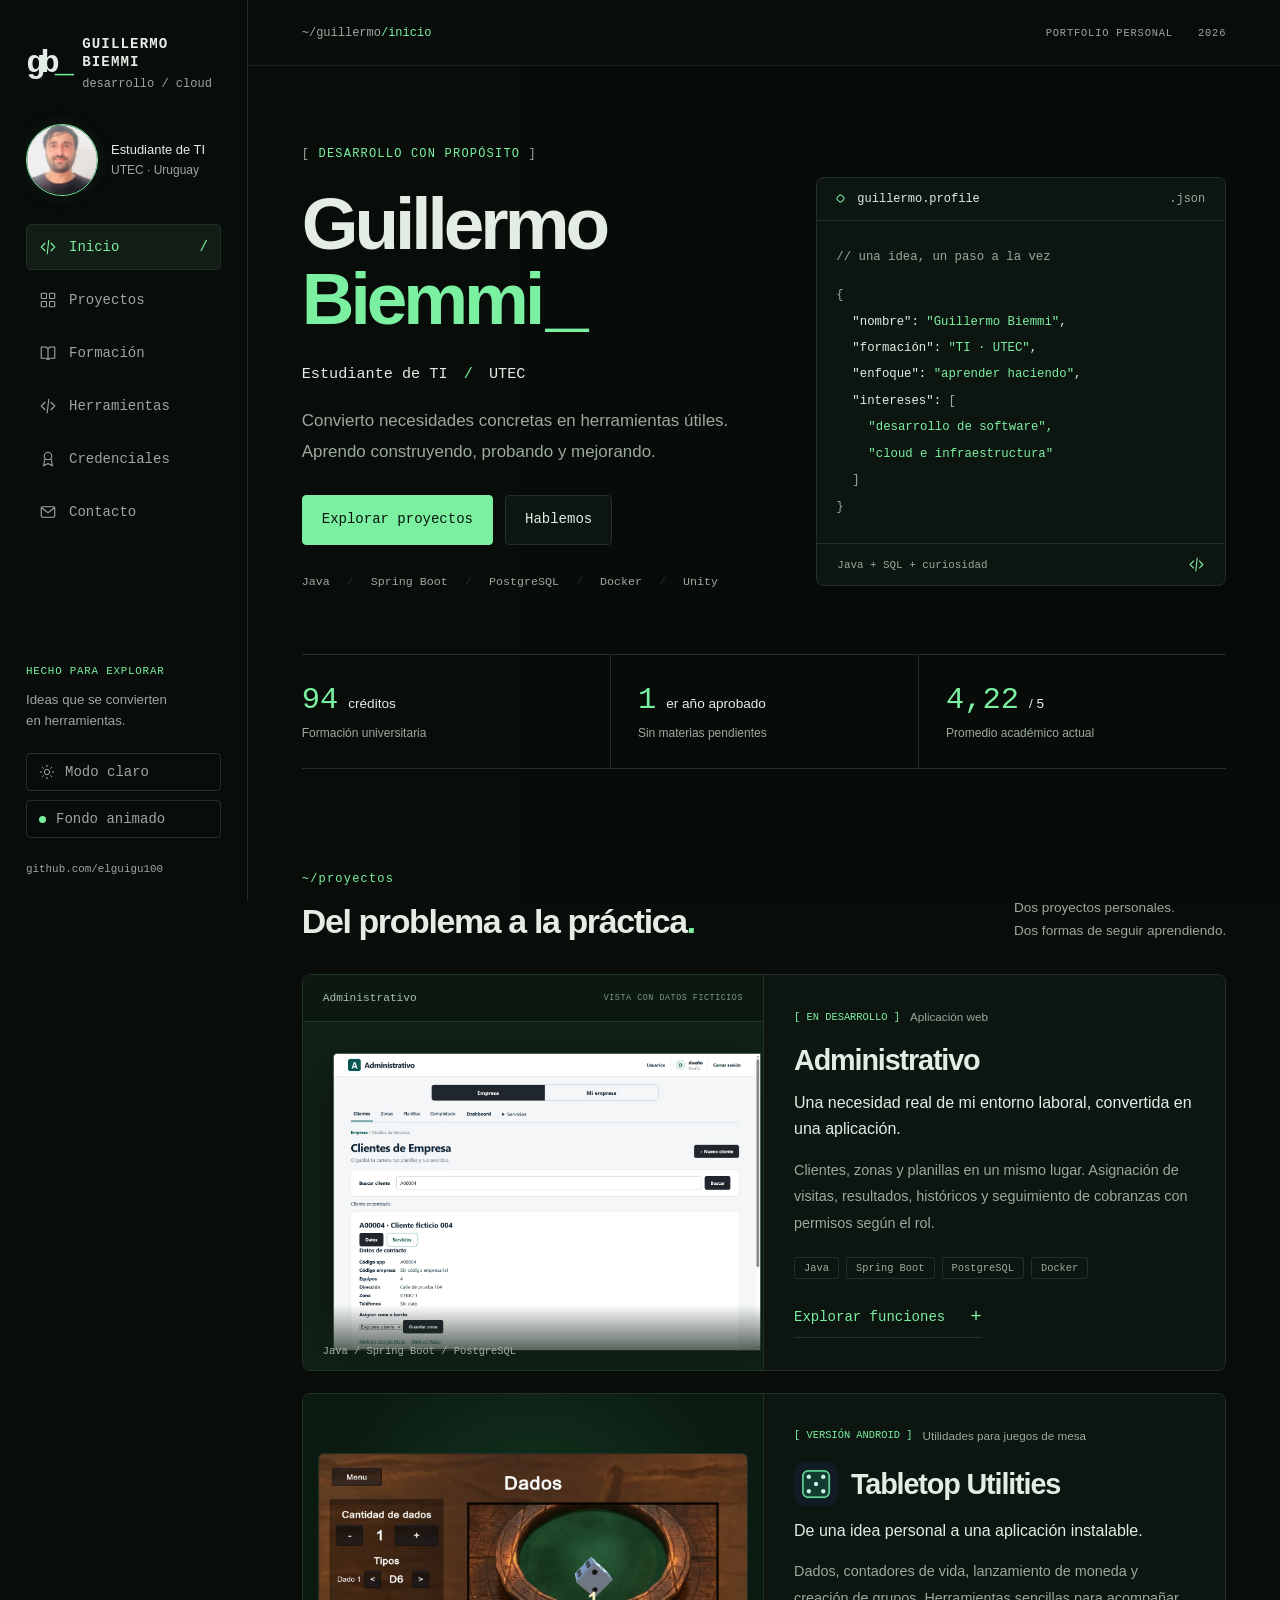
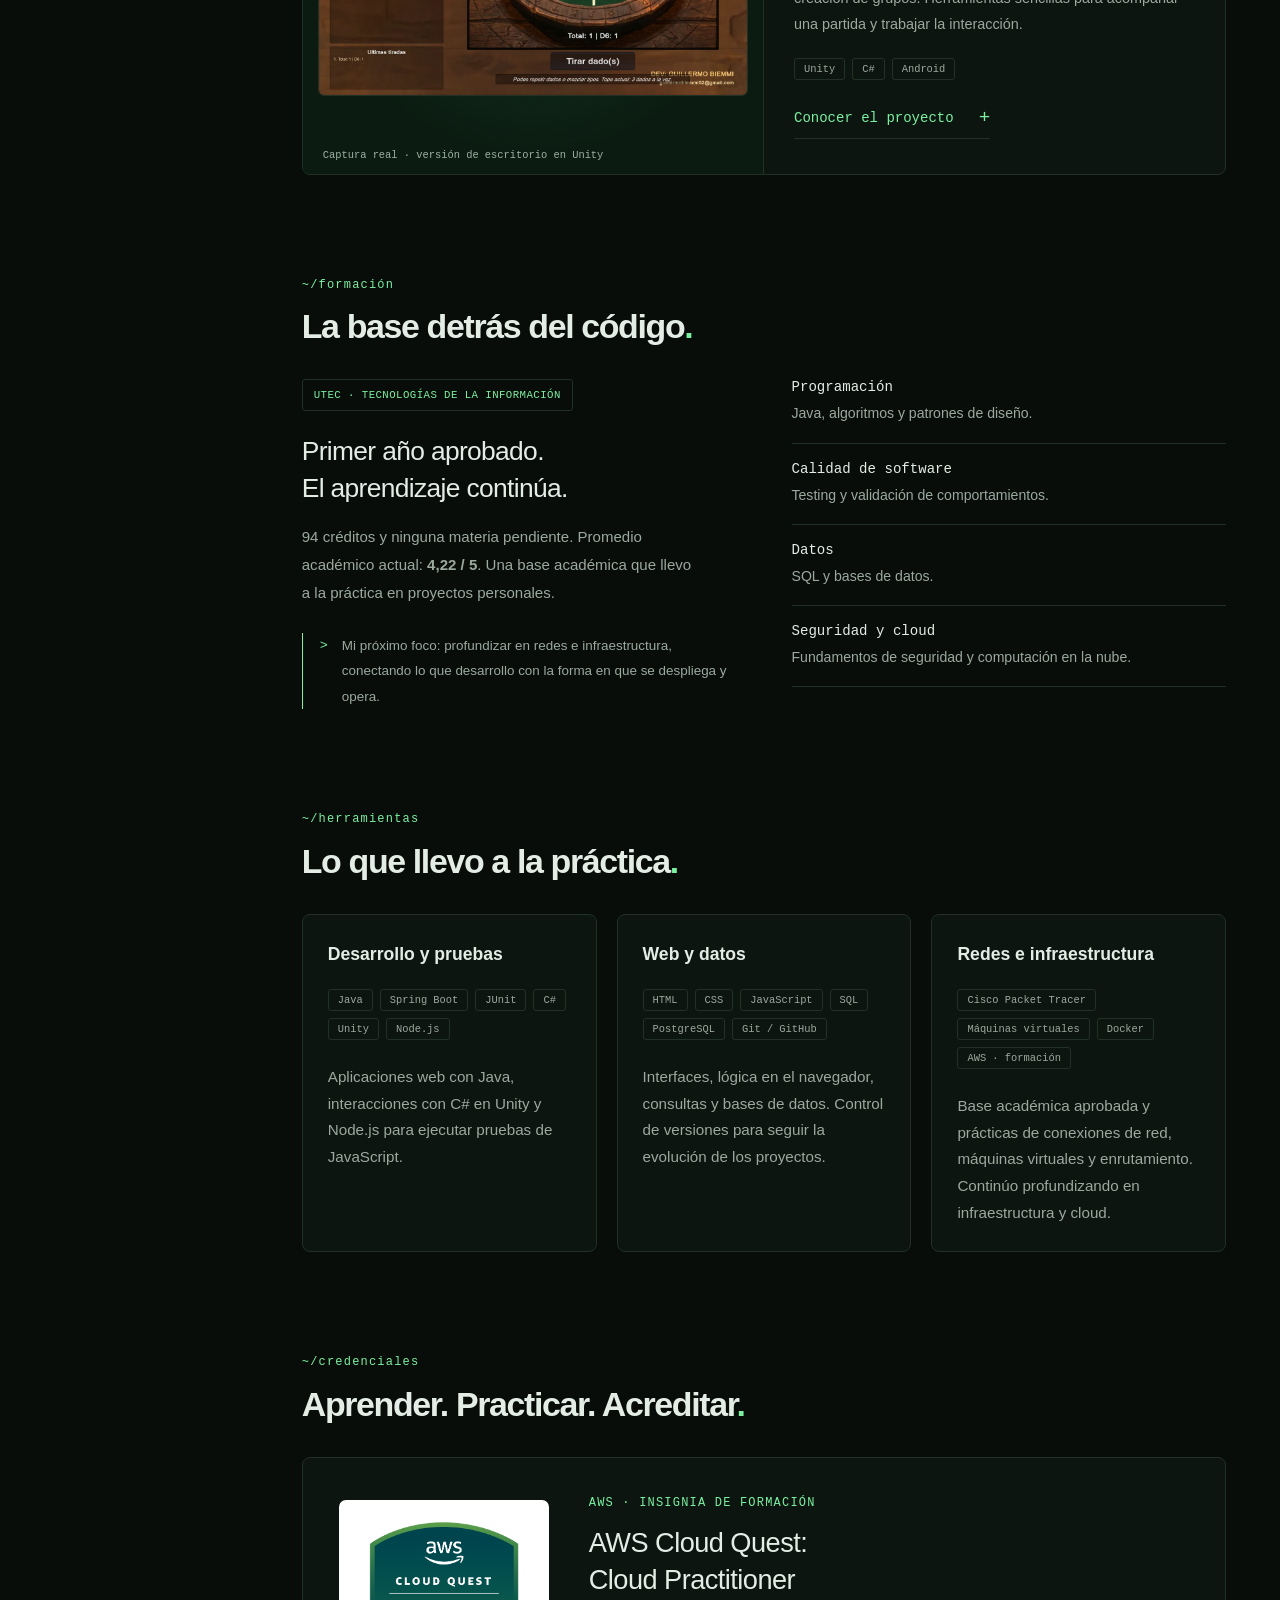
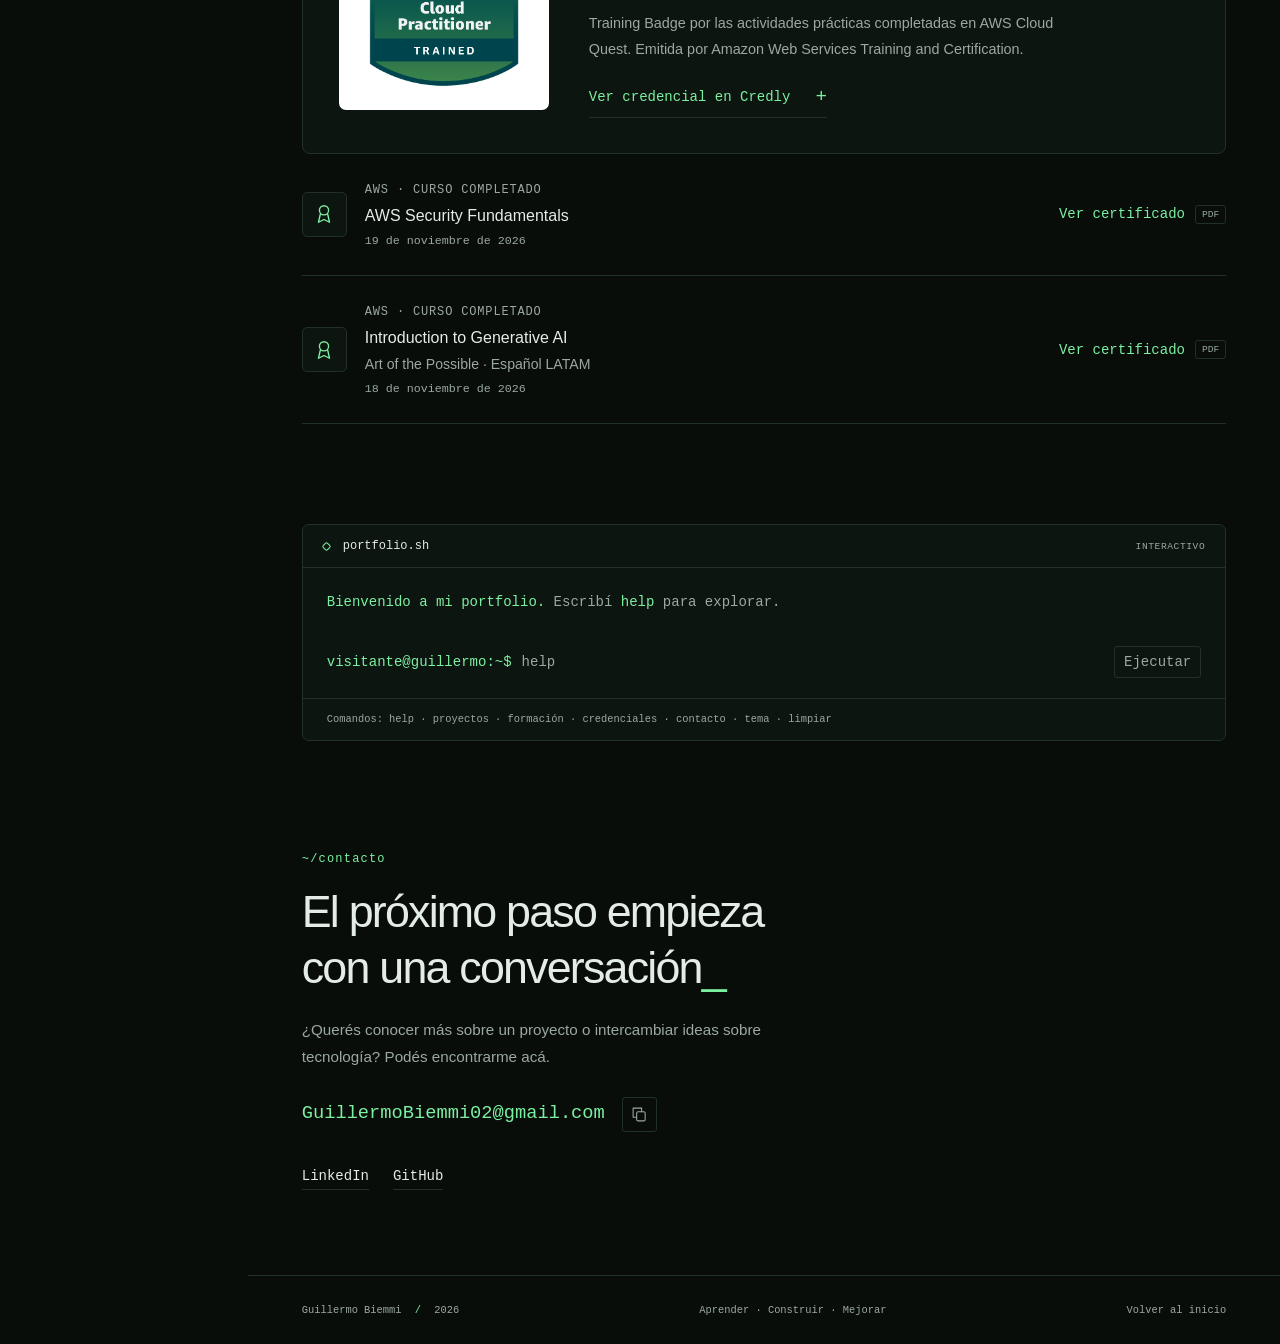
<file: index.html>
<!doctype html>
<html lang="es" data-theme="dark">
<head>
  <meta charset="utf-8">
  <meta name="viewport" content="width=device-width, initial-scale=1">
  <meta name="theme-color" content="#080d0a">
  <meta name="description" content="Portfolio de Guillermo Biemmi. Estudiante de TI en UTEC: desarrollo con Java, proyectos personales y formación en AWS.">
  <title>Guillermo Biemmi · Desarrollo & cloud</title>
  <link rel="icon" href="./assets/favicon.svg" type="image/svg+xml">
  <link rel="stylesheet" href="./styles.css">
</head>
<body>
  <a class="skip-link" href="#contenido">Ir al contenido</a>
  <canvas id="matrix" aria-hidden="true"></canvas>
  <svg class="symbols" aria-hidden="true" xmlns="http://www.w3.org/2000/svg"><defs>
    <symbol id="i-code" viewBox="0 0 24 24"><path d="m8 7-5 5 5 5m8-10 5 5-5 5m-3-14-2 18"/></symbol>
    <symbol id="i-grid" viewBox="0 0 24 24"><rect x="3" y="3" width="7" height="7" rx="1"/><rect x="14" y="3" width="7" height="7" rx="1"/><rect x="3" y="14" width="7" height="7" rx="1"/><rect x="14" y="14" width="7" height="7" rx="1"/></symbol>
    <symbol id="i-book" viewBox="0 0 24 24"><path d="M3 4h6l3 2 3-2h6v15h-6l-3 2-3-2H3Zm9 2v15"/></symbol>
    <symbol id="i-award" viewBox="0 0 24 24"><circle cx="12" cy="8" r="5"/><path d="m8 12-2 9 6-3 6 3-2-9"/></symbol>
    <symbol id="i-mail" viewBox="0 0 24 24"><rect x="3" y="5" width="18" height="14" rx="2"/><path d="m3 6 9 7 9-7"/></symbol>
    <symbol id="i-sun" viewBox="0 0 24 24"><circle cx="12" cy="12" r="4"/><path d="M12 2v2m0 16v2M2 12h2m16 0h2M5 5l1.5 1.5m11 11L19 19M5 19l1.5-1.5m11-11L19 5"/></symbol>
    <symbol id="i-copy" viewBox="0 0 24 24"><rect x="8" y="8" width="12" height="13" rx="2"/><path d="M15 8V3H3v13h5"/></symbol>
  </defs></svg>

  <aside class="sidebar">
    <a class="brand" href="#inicio" aria-label="Guillermo Biemmi, inicio"><span class="brand-mark">gb<span>_</span></span><span class="brand-name"><b>GUILLERMO</b><br><b>BIEMMI</b><span>desarrollo / cloud</span></span></a>
    <button class="menu-toggle" type="button" aria-expanded="false" aria-controls="main-nav">Menú <span aria-hidden="true">☰</span></button>
    <div class="sidebar-content" id="sidebar-content">
      <div class="identity"><img class="portrait" src="[data-uri]" alt="Guillermo Biemmi" width="72" height="72"><p>Estudiante de TI<strong>UTEC · Uruguay</strong></p></div>
      <nav id="main-nav" aria-label="Navegación principal">
        <a href="#inicio" aria-current="location"><svg><use href="#i-code"/></svg>Inicio<span class="nav-index" aria-hidden="true">/</span></a>
        <a href="#proyectos"><svg><use href="#i-grid"/></svg>Proyectos</a>
        <a href="#formacion"><svg><use href="#i-book"/></svg>Formación</a>
        <a href="#herramientas"><svg><use href="#i-code"/></svg>Herramientas</a>
        <a href="#credenciales"><svg><use href="#i-award"/></svg>Credenciales</a>
        <a href="#contacto"><svg><use href="#i-mail"/></svg>Contacto</a>
      </nav>
      <div class="sidebar-bottom"><p class="tiny-label">HECHO PARA EXPLORAR</p><p>Ideas que se convierten<br>en herramientas.</p><button id="theme-toggle" class="utility-button" type="button"><svg><use href="#i-sun"/></svg><span>Modo claro</span></button><button id="motion-toggle" class="utility-button" type="button" aria-pressed="true"><span class="motion-light" aria-hidden="true"></span><span>Fondo animado</span></button><a class="sidebar-github" href="https://github.com/elguigu100" target="_blank" rel="noopener noreferrer">github.com/elguigu100</a></div>
    </div>
  </aside>

  <div class="page-shell">
    <header class="topbar"><span class="breadcrumb"><span>~/guillermo</span><span id="current-path">/inicio</span></span><span class="topbar-note">PORTFOLIO PERSONAL <span>2026</span></span></header>
    <main id="contenido">
      <section id="inicio" class="hero section-anchor" aria-labelledby="hero-title">
        <div class="hero-copy"><p class="eyebrow"><span aria-hidden="true">[</span> DESARROLLO CON PROPÓSITO <span aria-hidden="true">]</span></p><h1 id="hero-title">Guillermo<br><span>Biemmi<span class="cursor" aria-hidden="true">_</span></span></h1><p class="hero-role">Estudiante de TI <span>/</span> UTEC</p><p class="hero-intro">Convierto necesidades concretas en herramientas útiles. Aprendo construyendo, probando y mejorando.</p><div class="hero-actions"><a class="button button-primary" href="#proyectos">Explorar proyectos</a><a class="button button-secondary" href="#contacto">Hablemos</a></div><div class="hero-stack" aria-label="Tecnologías utilizadas"><span>Java</span><span>Spring Boot</span><span>PostgreSQL</span><span>Docker</span><span>Unity</span></div></div>
        <div class="hero-terminal"><div class="terminal-title"><span class="terminal-dot" aria-hidden="true"></span>guillermo.profile <span class="file-extension">.json</span></div><div class="profile-code" aria-label="Resumen de mi perfil"><p class="code-comment">// una idea, un paso a la vez</p><p><span class="code-punctuation">{</span></p><p class="indent"><span class="code-key">"nombre"</span>: <span class="code-string">"Guillermo Biemmi"</span>,</p><p class="indent"><span class="code-key">"formación"</span>: <span class="code-string">"TI · UTEC"</span>,</p><p class="indent"><span class="code-key">"enfoque"</span>: <span class="code-string">"aprender haciendo"</span>,</p><p class="indent"><span class="code-key">"intereses"</span>: <span class="code-punctuation">[</span></p><p class="double-indent code-string">"desarrollo de software",</p><p class="double-indent code-string">"cloud e infraestructura"</p><p class="indent"><span class="code-punctuation">]</span></p><p><span class="code-punctuation">}</span></p></div><div class="terminal-foot"><span>Java + SQL + curiosidad</span><svg><use href="#i-code"/></svg></div></div>
        <div class="academic-strip"><div><strong>94<span>créditos</span></strong><p>Formación universitaria</p></div><div><strong>1<span>er año aprobado</span></strong><p>Sin materias pendientes</p></div><div><strong>4,22<span>/ 5</span></strong><p>Promedio académico actual</p></div></div>
      </section>

      <section id="proyectos" class="section-anchor section-space" aria-labelledby="projects-title"><div class="section-heading"><div><p class="eyebrow">~/proyectos</p><h2 id="projects-title">Del problema a la práctica<span>.</span></h2></div><p>Dos proyectos personales.<br>Dos formas de seguir aprendiendo.</p></div>
        <article class="project project-admin"><div class="project-visual admin-visual"><div class="visual-toolbar"><span>Administrativo</span><span>VISTA CON DATOS FICTICIOS</span></div><img src="./assets/administrativo-clientes.webp" alt="Dashboard de Administrativo: comparación mensual de cobranzas con datos ficticios" loading="lazy" width="1366" height="1050"><span class="visual-caption">Java / Spring Boot / PostgreSQL</span></div><div class="project-copy"><p class="project-status"><span class="bracket">[ EN DESARROLLO ]</span> Aplicación web</p><h3>Administrativo</h3><p class="project-summary">Una necesidad real de mi entorno laboral, convertida en una aplicación.</p><p>Clientes, zonas y planillas en un mismo lugar. Asignación de visitas, resultados, históricos y seguimiento de cobranzas con permisos según el rol.</p><div class="project-tags"><span>Java</span><span>Spring Boot</span><span>PostgreSQL</span><span>Docker</span></div><button class="text-button" type="button" data-project="administrativo">Explorar funciones <span aria-hidden="true">+</span></button></div></article>
        <article class="project project-tabletop"><div class="project-visual tabletop-visual"><img class="app-preview" src="./assets/tabletop-dados.webp" alt="Tabletop Utilities ejecutándose: dado D6 y resultado de una tirada" loading="lazy" width="1280" height="720"><span class="visual-caption">Captura real · versión de escritorio en Unity</span></div><div class="project-copy"><p class="project-status"><span class="bracket">[ VERSIÓN ANDROID ]</span> Utilidades para juegos de mesa</p><h3 class="app-title"><img src="./assets/tabletop-icon.png" alt="" width="44" height="44">Tabletop Utilities</h3><p class="project-summary">De una idea personal a una aplicación instalable.</p><p>Dados, contadores de vida, lanzamiento de moneda y creación de grupos. Herramientas sencillas para acompañar una partida y trabajar la interacción.</p><div class="project-tags"><span>Unity</span><span>C#</span><span>Android</span></div><button class="text-button" type="button" data-project="tabletop">Conocer el proyecto <span aria-hidden="true">+</span></button></div></article>
      </section>

      <section id="formacion" class="section-anchor section-space" aria-labelledby="education-title"><div class="section-heading"><div><p class="eyebrow">~/formación</p><h2 id="education-title">La base detrás del código<span>.</span></h2></div></div><div class="education-layout"><div class="education-main"><span class="outline-label">UTEC · TECNOLOGÍAS DE LA INFORMACIÓN</span><h3>Primer año aprobado.<br>El aprendizaje continúa.</h3><p>94 créditos y ninguna materia pendiente. Promedio académico actual: <strong>4,22 / 5</strong>. Una base académica que llevo a la práctica en proyectos personales.</p><div class="education-note"><span aria-hidden="true">&gt;</span><p>Mi próximo foco: profundizar en redes e infraestructura, conectando lo que desarrollo con la forma en que se despliega y opera.</p></div></div><dl class="knowledge-list"><div><dt>Programación</dt><dd>Java, algoritmos y patrones de diseño.</dd></div><div><dt>Calidad de software</dt><dd>Testing y validación de comportamientos.</dd></div><div><dt>Datos</dt><dd>SQL y bases de datos.</dd></div><div><dt>Seguridad y cloud</dt><dd>Fundamentos de seguridad y computación en la nube.</dd></div></dl></div></section>

      <section id="herramientas" class="section-anchor section-space" aria-labelledby="tools-title">
        <div class="section-heading"><div><p class="eyebrow">~/herramientas</p><h2 id="tools-title">Lo que llevo a la práctica<span>.</span></h2></div></div>
        <div class="tools-grid">
          <article class="tool-card"><h3>Desarrollo y pruebas</h3><div class="project-tags"><span>Java</span><span>Spring Boot</span><span>JUnit</span><span>C#</span><span>Unity</span><span>Node.js</span></div><p>Aplicaciones web con Java, interacciones con C# en Unity y Node.js para ejecutar pruebas de JavaScript.</p></article>
          <article class="tool-card"><h3>Web y datos</h3><div class="project-tags"><span>HTML</span><span>CSS</span><span>JavaScript</span><span>SQL</span><span>PostgreSQL</span><span>Git / GitHub</span></div><p>Interfaces, lógica en el navegador, consultas y bases de datos. Control de versiones para seguir la evolución de los proyectos.</p></article>
          <article class="tool-card"><h3>Redes e infraestructura</h3><div class="project-tags"><span>Cisco Packet Tracer</span><span>Máquinas virtuales</span><span>Docker</span><span>AWS · formación</span></div><p>Base académica aprobada y prácticas de conexiones de red, máquinas virtuales y enrutamiento. Continúo profundizando en infraestructura y cloud.</p></article>
        </div>
      </section>

      <section id="credenciales" class="section-anchor section-space" aria-labelledby="credentials-title"><div class="section-heading"><div><p class="eyebrow">~/credenciales</p><h2 id="credentials-title">Aprender. Practicar. Acreditar<span>.</span></h2></div></div><article class="badge-panel"><a class="badge-image" href="https://www.credly.com/badges/9b9feaf5-bb16-41b6-ac58-16a0787f8060/public_url" target="_blank" rel="noopener noreferrer"><img src="./assets/aws-cloud-quest.png" alt="Insignia AWS Cloud Quest: Cloud Practitioner — Training Badge; abrir en Credly" width="601" height="601" loading="lazy"></a><div><p class="eyebrow">AWS · INSIGNIA DE FORMACIÓN</p><h3>AWS Cloud Quest:<br>Cloud Practitioner</h3><p>Training Badge por las actividades prácticas completadas en AWS Cloud Quest. Emitida por Amazon Web Services Training and Certification.</p><a class="text-button" href="https://www.credly.com/badges/9b9feaf5-bb16-41b6-ac58-16a0787f8060/public_url" target="_blank" rel="noopener noreferrer">Ver credencial en Credly <span aria-hidden="true">+</span></a></div></article><div class="course-list"><article><div class="course-icon"><svg><use href="#i-award"/></svg></div><div><p class="tiny-label">AWS · CURSO COMPLETADO</p><h3>AWS Security Fundamentals</h3><p>19 de noviembre de 2026</p></div><a href="./assets/aws-security-fundamentals.pdf" target="_blank" rel="noopener noreferrer">Ver certificado <span class="file-type">PDF</span></a></article><article><div class="course-icon"><svg><use href="#i-award"/></svg></div><div><p class="tiny-label">AWS · CURSO COMPLETADO</p><h3>Introduction to Generative AI<br><span>Art of the Possible · Español LATAM</span></h3><p>18 de noviembre de 2026</p></div><a href="./assets/aws-generative-ai.pdf" target="_blank" rel="noopener noreferrer">Ver certificado <span class="file-type">PDF</span></a></article></div></section>

      <section class="terminal-section section-space" aria-labelledby="terminal-heading"><div class="terminal-title"><span class="terminal-dot" aria-hidden="true"></span><h2 id="terminal-heading">portfolio.sh</h2><span class="terminal-hint">INTERACTIVO</span></div><div id="terminal-output" class="terminal-output" role="log" aria-live="polite" aria-relevant="additions"><p><span class="code-string">Bienvenido a mi portfolio.</span> Escribí <strong>help</strong> para explorar.</p></div><form id="terminal-form" autocomplete="off"><label for="terminal-input"><span aria-hidden="true">visitante@guillermo:~$</span><span class="sr-only">Comando del portfolio</span></label><input id="terminal-input" name="command" type="text" maxlength="80" spellcheck="false" placeholder="help" aria-describedby="terminal-help"><button type="submit" class="terminal-submit">Ejecutar</button></form><p id="terminal-help" class="terminal-help">Comandos: help · proyectos · formación · credenciales · contacto · tema · limpiar</p></section>

      <section id="contacto" class="section-anchor contact-section section-space" aria-labelledby="contact-title"><p class="eyebrow">~/contacto</p><h2 id="contact-title">El próximo paso empieza<br>con una conversación<span>_</span></h2><p>¿Querés conocer más sobre un proyecto o intercambiar ideas sobre tecnología? Podés encontrarme acá.</p><div class="contact-links"><a class="email-link" href="mailto:GuillermoBiemmi02@gmail.com">GuillermoBiemmi02@gmail.com</a><button class="icon-button" type="button" id="copy-email" aria-label="Copiar correo electrónico"><svg><use href="#i-copy"/></svg></button></div><p id="copy-status" class="copy-status" role="status"></p><div class="social-links"><a href="https://www.linkedin.com/in/guillermo-biemmi-7505232b5" target="_blank" rel="noopener noreferrer">LinkedIn</a><a href="https://github.com/elguigu100" target="_blank" rel="noopener noreferrer">GitHub</a></div></section>
    </main>
    <footer><span>Guillermo Biemmi <span class="footer-slash">/</span> <span id="footer-year">2026</span></span><span>Aprender · Construir · Mejorar</span><a href="#inicio">Volver al inicio</a></footer>
  </div>

  <dialog id="project-dialog" class="project-dialog" aria-labelledby="project-dialog-title"><button type="button" class="dialog-close" aria-label="Cerrar detalle del proyecto">Cerrar <span aria-hidden="true">×</span></button><div id="project-dialog-content"></div></dialog>
  <script src="./downloads.js"></script>
  <script src="./app.js"></script>
</body>
</html>
</file>
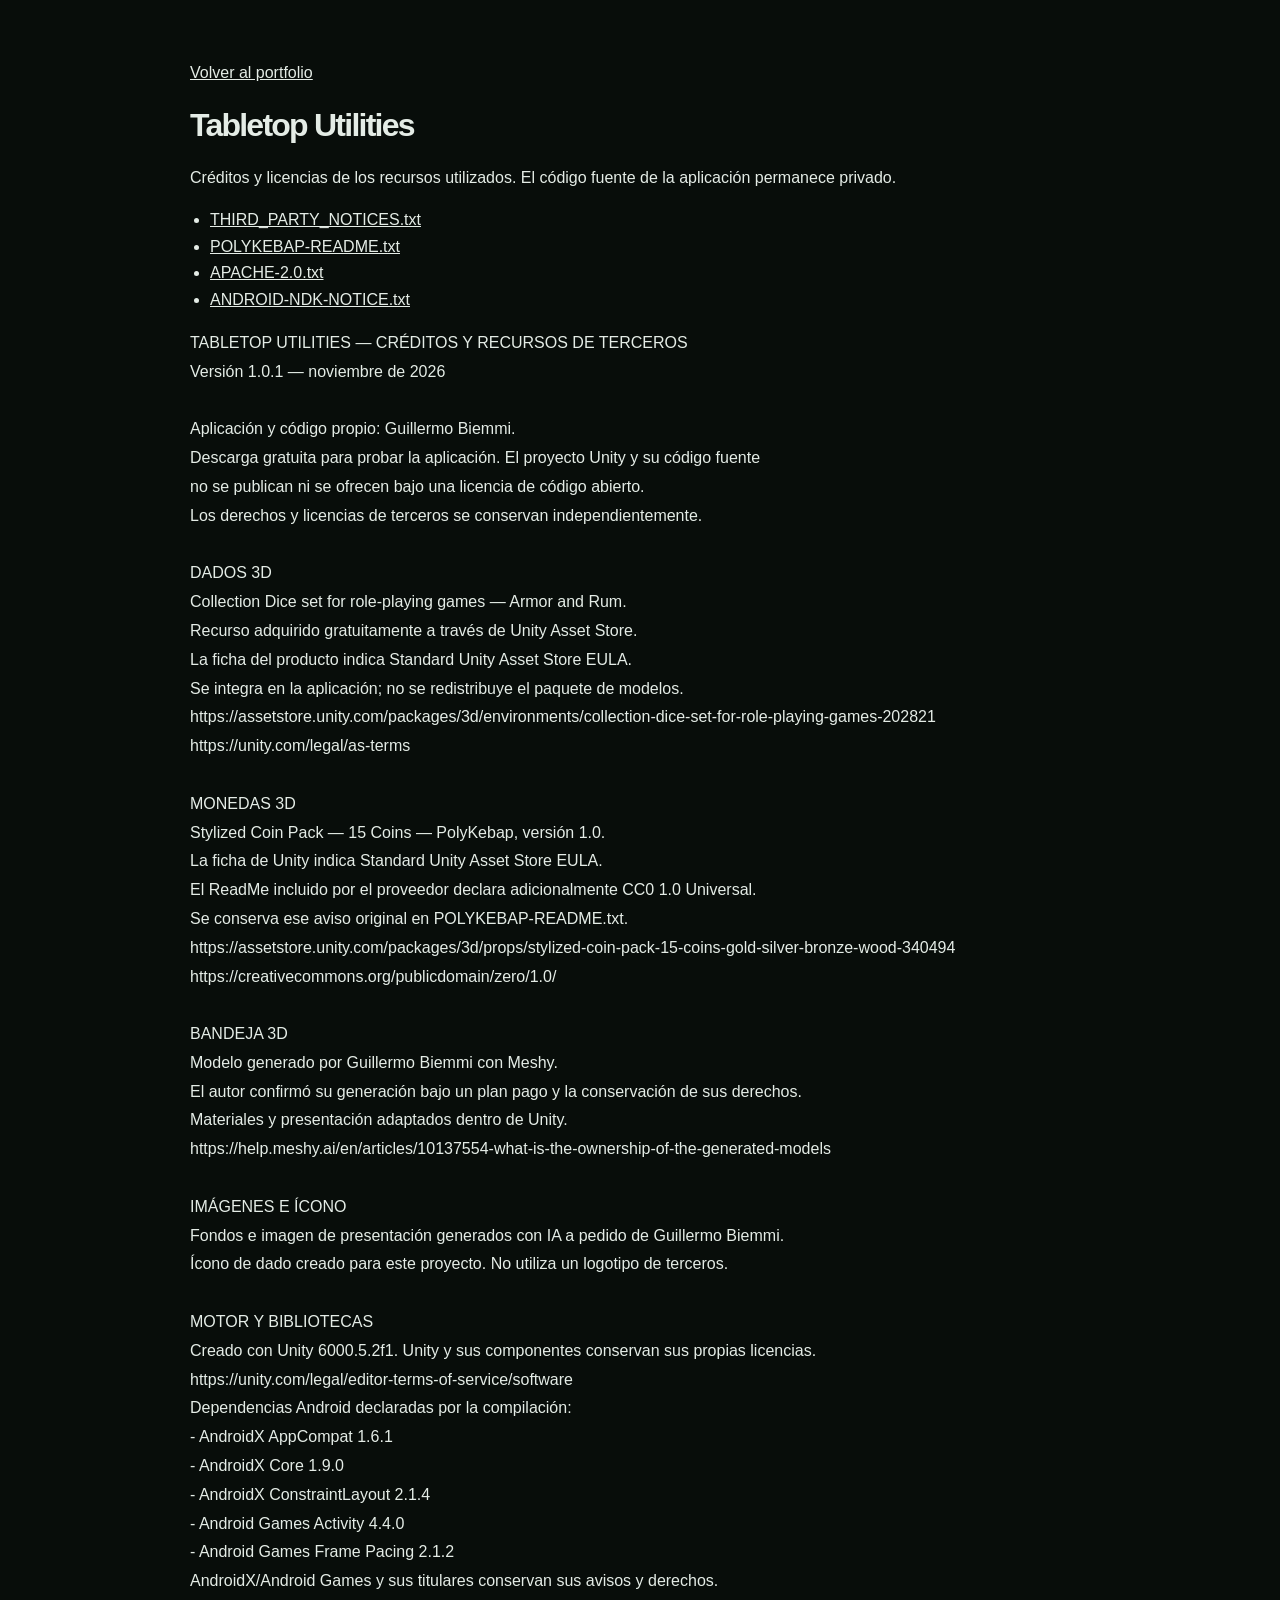
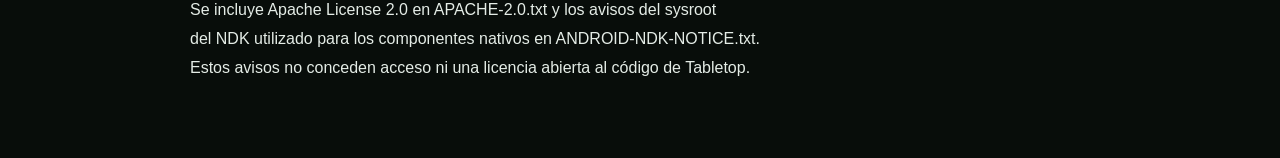
<file: licencias/tabletop.html>
<!doctype html><html lang="es"><head><meta charset="utf-8"><meta name="viewport" content="width=device-width,initial-scale=1"><title>Tabletop Utilities · créditos y licencias</title><link rel="stylesheet" href="../styles.css"><style>body{padding:clamp(20px,5vw,60px)}main{max-width:900px;margin:auto;padding:0}pre{white-space:pre-wrap;overflow-wrap:anywhere;font:inherit;line-height:1.8}h1{font-size:2rem}ul{padding-left:20px}a{text-decoration:underline}</style></head><body><main><a href="../index.html#proyectos">Volver al portfolio</a><h1>Tabletop Utilities</h1><p>Créditos y licencias de los recursos utilizados. El código fuente de la aplicación permanece privado.</p><ul><li><a href="./THIRD_PARTY_NOTICES.txt">THIRD_PARTY_NOTICES.txt</a></li><li><a href="./POLYKEBAP-README.txt">POLYKEBAP-README.txt</a></li><li><a href="./APACHE-2.0.txt">APACHE-2.0.txt</a></li><li><a href="./ANDROID-NDK-NOTICE.txt">ANDROID-NDK-NOTICE.txt</a></li></ul><pre>TABLETOP UTILITIES — CRÉDITOS Y RECURSOS DE TERCEROS
Versión 1.0.1 — noviembre de 2026

Aplicación y código propio: Guillermo Biemmi.
Descarga gratuita para probar la aplicación. El proyecto Unity y su código fuente
no se publican ni se ofrecen bajo una licencia de código abierto.
Los derechos y licencias de terceros se conservan independientemente.

DADOS 3D
Collection Dice set for role-playing games — Armor and Rum.
Recurso adquirido gratuitamente a través de Unity Asset Store.
La ficha del producto indica Standard Unity Asset Store EULA.
Se integra en la aplicación; no se redistribuye el paquete de modelos.
https://assetstore.unity.com/packages/3d/environments/collection-dice-set-for-role-playing-games-202821
https://unity.com/legal/as-terms

MONEDAS 3D
Stylized Coin Pack — 15 Coins — PolyKebap, versión 1.0.
La ficha de Unity indica Standard Unity Asset Store EULA.
El ReadMe incluido por el proveedor declara adicionalmente CC0 1.0 Universal.
Se conserva ese aviso original en POLYKEBAP-README.txt.
https://assetstore.unity.com/packages/3d/props/stylized-coin-pack-15-coins-gold-silver-bronze-wood-340494
https://creativecommons.org/publicdomain/zero/1.0/

BANDEJA 3D
Modelo generado por Guillermo Biemmi con Meshy.
El autor confirmó su generación bajo un plan pago y la conservación de sus derechos.
Materiales y presentación adaptados dentro de Unity.
https://help.meshy.ai/en/articles/10137554-what-is-the-ownership-of-the-generated-models

IMÁGENES E ÍCONO
Fondos e imagen de presentación generados con IA a pedido de Guillermo Biemmi.
Ícono de dado creado para este proyecto. No utiliza un logotipo de terceros.

MOTOR Y BIBLIOTECAS
Creado con Unity 6000.5.2f1. Unity y sus componentes conservan sus propias licencias.
https://unity.com/legal/editor-terms-of-service/software
Dependencias Android declaradas por la compilación:
- AndroidX AppCompat 1.6.1
- AndroidX Core 1.9.0
- AndroidX ConstraintLayout 2.1.4
- Android Games Activity 4.4.0
- Android Games Frame Pacing 2.1.2
AndroidX/Android Games y sus titulares conservan sus avisos y derechos.
Se incluye Apache License 2.0 en APACHE-2.0.txt y los avisos del sysroot
del NDK utilizado para los componentes nativos en ANDROID-NDK-NOTICE.txt.
Estos avisos no conceden acceso ni una licencia abierta al código de Tabletop.
</pre></main></body></html>
</file>
<file: styles.css>
@charset "UTF-8";
:root{color-scheme:dark;--bg:#080d0a;--sidebar:#080c0a;--surface:#0d1510;--surface-2:#111d15;--text:#e4ece6;--muted:#9ba99f;--green:#7cf0a1;--green-deep:#112d1d;--border:#223128;--line:#17241c;--mono:ui-monospace,"Cascadia Code","SFMono-Regular",Consolas,"Liberation Mono",monospace;--sans:Inter,"Segoe UI",Arial,sans-serif;--sidebar-width:248px}
html[data-theme=light]{color-scheme:light;--bg:#f3f7f4;--sidebar:#edf3ee;--surface:#fff;--surface-2:#e9f0eb;--text:#15271b;--muted:#526557;--green:#176b39;--green-deep:#deeee3;--border:#cbd9ce;--line:#dbe5dd}
*{box-sizing:border-box}html{scroll-behavior:smooth;scroll-padding-top:85px}body{margin:0;background:var(--bg);color:var(--text);font:1rem/1.65 var(--sans);-webkit-font-smoothing:antialiased}::selection{background:var(--green);color:var(--bg)}a{color:inherit;text-decoration:none}button,input{font:inherit}button,a,input{-webkit-tap-highlight-color:transparent}button{cursor:pointer}button:disabled{cursor:wait;opacity:.6}button{color:inherit}button:focus-visible,a:focus-visible,input:focus-visible,summary:focus-visible{outline:2px solid var(--green);outline-offset:5px}img{display:block;max-width:100%}svg:not(.symbols){width:22px;height:22px;fill:none;stroke:currentColor;stroke-width:1.5;stroke-linecap:round;stroke-linejoin:round}.symbols{position:absolute;width:0;height:0;overflow:hidden}p,h1,h2,h3{margin:0}button{border:0}button[hidden],[hidden]{display:none!important}.sr-only{position:absolute;width:1px;height:1px;padding:0;margin:-1px;overflow:hidden;clip:rect(0,0,0,0);white-space:nowrap;border:0}.skip-link{position:fixed;left:1rem;top:1rem;padding:.7rem 1rem;background:var(--green);color:var(--bg);transform:translateY(-180%);z-index:100}.skip-link:focus{transform:none}
#matrix{position:fixed;top:0;left:var(--sidebar-width);width:calc(100% - var(--sidebar-width));height:100%;pointer-events:none;z-index:-1;opacity:.075;mask-image:linear-gradient(90deg,transparent,#000 65%)}html[data-theme=light] #matrix{opacity:.05}
.sidebar{position:fixed;inset:0 auto 0 0;width:var(--sidebar-width);border-right:1px solid var(--border);background:var(--sidebar);z-index:20;display:flex;flex-direction:column;padding:35px 26px 25px}.brand{display:flex;align-items:center;gap:13px}.brand-mark{font:700 2rem/1 var(--mono);letter-spacing:-.15em;color:var(--text)}.brand-mark>span{color:var(--green)}.brand-name{font:600 .88rem/1.3 var(--mono);letter-spacing:.08em}.brand-name>span{display:block;color:var(--muted);font-size:.75rem;font-weight:400;letter-spacing:0;margin-top:5px}.sidebar-content{display:flex;flex-direction:column;flex:1;min-height:0;overflow:auto;scrollbar-width:thin;scrollbar-color:var(--border) transparent}.identity{padding:32px 0 28px;display:flex;align-items:center;gap:13px}.monogram{display:grid;place-content:center;position:relative;flex:none;width:52px;height:52px;border:1px solid #4d8d61;border-radius:50%;background:var(--green-deep);color:var(--green);font:500 1.05rem var(--mono)}.monogram span{position:absolute;right:6px;bottom:9px;font-size:.7rem}.identity p{font-size:.81rem;line-height:1.6;color:var(--text)}.identity strong{display:block;font-size:.75rem;color:var(--muted);font-weight:400}
#main-nav{display:flex;flex-direction:column;gap:7px}#main-nav a{font:.875rem var(--mono);display:flex;align-items:center;gap:12px;padding:13px 12px;color:var(--muted);border:1px solid transparent;border-radius:5px;transition:background .2s,color .2s}#main-nav svg{width:18px;height:18px}#main-nav a:hover{color:var(--text);background:var(--surface-2)}#main-nav a[aria-current]{border-color:var(--border);background:var(--surface-2);color:var(--green)}.nav-index{margin-left:auto}.sidebar-bottom{margin-top:auto;padding-top:45px}.tiny-label{font:400 .75rem/1.5 var(--mono);letter-spacing:.07em;color:var(--muted)}.sidebar-bottom>.tiny-label{font-size:.68rem;color:var(--green)}.sidebar-bottom>p:not(.tiny-label){font-size:.83rem;color:var(--muted);margin:9px 0 22px;line-height:1.6}.utility-button{display:flex;gap:10px;align-items:center;text-align:left;width:100%;background:transparent;color:var(--muted);border:1px solid var(--border);padding:10px 12px;border-radius:4px;font:.75rem var(--mono);margin-top:9px}.utility-button:hover{border-color:var(--green);color:var(--green)}.utility-button svg{width:16px;height:16px}.motion-light{width:7px;height:7px;border-radius:50%;background:var(--green)}.utility-button[aria-pressed=false] .motion-light{background:var(--muted)}.sidebar-github{display:block;font:.68rem var(--mono);color:var(--muted);margin-top:25px}.sidebar-github:hover{color:var(--green)}.menu-toggle{display:none}
.page-shell{margin-left:var(--sidebar-width)}.topbar{height:66px;border-bottom:1px solid var(--line);display:flex;align-items:center;justify-content:space-between;padding:0 clamp(25px,4.2vw,65px);font:.75rem var(--mono);background:var(--bg)}.breadcrumb>span:first-child{color:var(--muted)}#current-path{color:var(--green)}.topbar-note{font-size:.65rem;letter-spacing:.08em;color:var(--muted)}.topbar-note>span{margin-left:18px}main{max-width:1380px;margin:0 auto;padding:0 clamp(25px,4.2vw,65px)}.section-anchor{scroll-margin-top:30px}.hero{display:grid;grid-template-columns:minmax(0,1.1fr) minmax(0,.95fr);gap:45px 40px;padding-top:78px}.eyebrow{font:.75rem/1.7 var(--mono);letter-spacing:.1em;color:var(--green)}.eyebrow>span{color:var(--muted)}h1{font:650 clamp(3.2rem,5.7vw,5.7rem)/1.02 var(--sans);letter-spacing:-.055em;margin:23px 0}h1>span{color:var(--green)}.cursor{display:inline-block;font-family:var(--mono);font-weight:400;margin-left:4px;animation:cursor 1.6s step-end infinite}@keyframes cursor{50%{opacity:0}}.hero-role{font:400 .95rem var(--mono);color:var(--text)}.hero-role>span{color:var(--green);margin:0 7px}.hero-intro{font-size:1.06rem;color:var(--muted);max-width:440px;line-height:1.8;margin:23px 0 28px}.hero-actions{display:flex;gap:12px;flex-wrap:wrap}.button{font:500 .875rem/1.4 var(--mono);border-radius:4px;padding:14px 19px;display:inline-flex;align-items:center;justify-content:center;transition:background .2s,border-color .2s,transform .2s}.button:hover{transform:translateY(-2px)}.button-primary{background:var(--green);color:#07130c;border:1px solid var(--green)}html[data-theme=light] .button-primary{color:#fff}.button-secondary{background:var(--surface);border:1px solid var(--border);color:var(--text)}.button-secondary:hover{border-color:var(--green)}.hero-stack{display:flex;flex-wrap:wrap;gap:7px 17px;margin-top:30px;font:.73rem var(--mono);color:var(--muted)}.hero-stack span:not(:last-child)::after{content:"/";margin-left:17px;color:var(--border)}
.hero-terminal{align-self:center;min-width:0;border:1px solid var(--border);border-radius:8px;background:var(--surface);box-shadow:0 25px 75px #00000012;transform:translateY(15px)}.terminal-title{padding:14px 20px;display:flex;align-items:center;gap:9px;border-bottom:1px solid var(--border);font:.75rem var(--mono);color:var(--text)}.terminal-dot{width:7px;height:7px;border-radius:2px;border:1px solid var(--green);transform:rotate(45deg);margin-right:4px}.file-extension{color:var(--muted);margin-left:auto}.profile-code{font:.77rem/2.15 var(--mono);padding:23px 19px;overflow:auto;white-space:nowrap}.profile-code .indent{padding-left:16px}.profile-code .double-indent{padding-left:32px}.code-comment{color:var(--muted);margin-bottom:12px}.code-key{color:var(--text)}.code-string{color:var(--green)}.code-punctuation{color:var(--muted)}.terminal-foot{border-top:1px solid var(--border);display:flex;justify-content:space-between;align-items:center;padding:12px 20px;color:var(--muted);font:.68rem var(--mono)}.terminal-foot svg{height:17px;width:17px;color:var(--green)}.academic-strip{grid-column:1/-1;display:grid;grid-template-columns:repeat(3,1fr);border-top:1px solid var(--border);border-bottom:1px solid var(--border);margin-top:20px}.academic-strip>div{padding:24px 0}.academic-strip>div+div{padding-left:27px;border-left:1px solid var(--border)}.academic-strip strong{font:500 1.9rem/1.4 var(--mono);color:var(--green)}.academic-strip strong>span{font:400 .85rem var(--sans);color:var(--text);margin-left:10px}.academic-strip p{font-size:.75rem;color:var(--muted);margin-top:3px}
.section-space{margin-top:100px}.section-heading{display:flex;align-items:end;justify-content:space-between;gap:25px;margin-bottom:32px}.section-heading h2{font-size:clamp(1.8rem,2.65vw,2.55rem);font-weight:600;letter-spacing:-.04em;line-height:1.25;margin-top:10px}.section-heading h2>span{color:var(--green)}.section-heading>p{color:var(--muted);font-size:.85rem;flex-shrink:0;line-height:1.7}
.project{display:grid;grid-template-columns:1fr 1fr;border:1px solid var(--border);background:var(--surface);border-radius:8px;overflow:hidden;margin-top:22px}.project-visual{min-width:0;min-height:340px;position:relative;border-right:1px solid var(--border);background:#102016;overflow:hidden}.visual-toolbar{display:flex;justify-content:space-between;align-items:center;gap:12px;padding:17px 20px;border-bottom:1px solid #21372a;color:#acbfb1;background:#0c1911;font:.7rem var(--mono)}.visual-toolbar>span+span{font-size:.52rem;letter-spacing:.07em;color:#7d9786}.admin-visual img{position:absolute;top:78px;left:30px;width:calc(100% - 32px);max-width:none;height:auto;border-radius:4px 0 0 0;border:1px solid #496151;box-shadow:0 20px 40px #0006;transition:transform .5s}.project:hover .admin-visual img{transform:translateY(-6px)}.admin-visual::after{content:"";position:absolute;inset:auto 0 0;height:65px;background:linear-gradient(transparent,#102016)}.visual-caption{position:absolute;bottom:13px;left:20px;z-index:1;color:#9eb0a4;font:.65rem var(--mono)}.project-copy{padding:32px 30px;min-width:0}.project-status{display:flex;align-items:center;gap:10px;flex-wrap:wrap;color:var(--muted);font-size:.73rem}.bracket{font:.65rem var(--mono);color:var(--green)}.project-copy h3{font-size:1.8rem;letter-spacing:-.04em;font-weight:600;margin:17px 0 12px;line-height:1.2}.project-summary{font-size:1rem;color:var(--text);line-height:1.65;margin-bottom:14px}.project-copy>p:not(.project-summary):not(.project-status){color:var(--muted);font-size:.9rem;line-height:1.85}.project-tags{display:flex;flex-wrap:wrap;gap:7px;margin:20px 0 24px}.project-tags>span{border:1px solid var(--border);color:var(--muted);padding:4px 9px;border-radius:3px;font:.65rem var(--mono)}.text-button{display:inline-flex;align-items:center;justify-content:space-between;gap:25px;font:500 .82rem var(--mono);color:var(--green);border:0;border-bottom:1px solid var(--border);padding:0 0 9px;background:transparent}.text-button:hover{border-color:var(--green)}.text-button>span{font-size:1.2rem;font-weight:400}.tabletop-visual{display:flex;align-items:center;justify-content:center;background:radial-gradient(ellipse at 50% 40%,#153923 0,#0b1b11 65%);min-height:380px}.dice-stage{width:100%;height:270px;position:relative;display:grid;place-items:center;transform:translateY(-25px)}.dice-stage svg.dice-art{width:88%;height:100%;fill:initial;stroke:initial;stroke-width:initial;z-index:1}.orbit{position:absolute;width:270px;height:160px;border:1px solid #234e32;border-radius:50%;transform:rotate(-25deg)}.orbit-two{width:350px;height:220px;transform:rotate(-25deg);opacity:.45}.tabletop-wordmark{position:absolute;bottom:58px;left:0;right:0;text-align:center;font:500 1rem/1.5 var(--mono);letter-spacing:.25em;color:#cff5db}.tabletop-wordmark>span{display:block;font-size:.6rem;letter-spacing:.6em;color:#8da997}
.education-layout{display:grid;grid-template-columns:1fr 1fr;gap:55px}.outline-label{display:inline-block;font:.67rem/1.5 var(--mono);color:var(--green);border:1px solid var(--border);border-radius:3px;padding:7px 11px;letter-spacing:.04em}.education-main h3{font-size:1.65rem;font-weight:500;line-height:1.4;letter-spacing:-.025em;margin:22px 0 16px}.education-main>p{font-size:.94rem;line-height:1.85;color:var(--muted);max-width:390px}.education-note{display:flex;gap:14px;font-size:.84rem;line-height:1.9;color:var(--muted);border-left:1px solid var(--green);padding-left:17px;margin-top:26px}.education-note>span{color:var(--green);font-family:var(--mono)}.knowledge-list{margin:0}.knowledge-list>div{padding:17px 0;border-bottom:1px solid var(--border)}.knowledge-list>div:first-child{padding-top:0}.knowledge-list dt{font:500 .88rem var(--mono);color:var(--text)}.knowledge-list dd{margin:7px 0 0;font-size:.88rem;color:var(--muted)}
.badge-panel{display:grid;grid-template-columns:210px 1fr;gap:40px;align-items:center;border:1px solid var(--border);background:var(--surface);border-radius:8px;padding:35px 36px}.badge-image{display:block;background:#fff;border-radius:7px;padding:9px;transition:transform .25s}.badge-image:hover{transform:translateY(-4px)}.badge-image img{width:100%;height:auto}.badge-panel h3{font-weight:500;font-size:1.7rem;line-height:1.35;letter-spacing:-.02em;margin:12px 0}.badge-panel>div>p:not(.eyebrow){color:var(--muted);font-size:.9rem;line-height:1.8;margin-bottom:20px;max-width:480px}.course-list>article{display:flex;align-items:center;gap:18px;border-bottom:1px solid var(--border);padding:27px 0}.course-icon{width:45px;height:45px;flex:none;display:grid;place-items:center;border:1px solid var(--border);border-radius:5px;color:var(--green);background:var(--surface)}.course-list h3{font-size:1rem;line-height:1.6;font-weight:500;margin:4px 0}.course-list h3>span{font-size:.88rem;font-weight:400;color:var(--muted)}.course-list article>div:not(.course-icon)>p:last-child{font:.73rem var(--mono);color:var(--muted);margin-top:6px}.course-list a{display:flex;align-items:center;gap:10px;font:.75rem var(--mono);margin-left:auto;white-space:nowrap;color:var(--green)}.file-type{font-size:.6rem;border:1px solid var(--border);border-radius:3px;padding:3px 6px;color:var(--muted)}.course-list a:hover{text-decoration:underline}
.terminal-section{border:1px solid var(--border);border-radius:7px;overflow:hidden;background:var(--surface)}.terminal-title h2{font:inherit}.terminal-hint{font:.6rem var(--mono);color:var(--muted);margin-left:auto;letter-spacing:.06em}.terminal-output{font:.83rem/1.9 var(--mono);padding:21px 24px 9px;max-height:270px;overflow:auto;overflow-wrap:anywhere;scrollbar-color:var(--border) transparent;scrollbar-width:thin;color:var(--muted)}.terminal-output p{margin-bottom:7px}.terminal-output .command-echo{color:var(--text)}.terminal-output strong{font-weight:500;color:var(--green)}#terminal-form{display:flex;align-items:center;gap:10px;padding:14px 24px 20px;font:.8rem var(--mono)}#terminal-form>label{color:var(--green);white-space:nowrap}#terminal-input{background:transparent;border:0;min-width:0;flex:1;padding:5px 0;color:var(--text);font:inherit;caret-color:var(--green)}#terminal-input:focus-visible{outline:0;border-bottom:1px solid var(--green)}#terminal-input::placeholder{color:var(--muted)}.terminal-submit{border:1px solid var(--border);border-radius:3px;background:transparent;font:.7rem var(--mono);padding:7px 9px;color:var(--muted)}.terminal-submit:hover{color:var(--green);border-color:var(--green)}.terminal-help{border-top:1px solid var(--border);padding:11px 24px;font:.65rem/1.8 var(--mono);color:var(--muted)}
.contact-section{padding:8px 0 30px}.contact-section h2{font-size:clamp(2rem,3.5vw,3.3rem);font-weight:500;letter-spacing:-.04em;line-height:1.25;margin:15px 0 20px}.contact-section h2>span{color:var(--green)}.contact-section>p:not(.eyebrow):not(.copy-status){color:var(--muted);font-size:.95rem;max-width:530px;line-height:1.8}.contact-links{display:flex;align-items:center;gap:17px;margin-top:26px}.email-link{font:400 clamp(.85rem,1.5vw,1.17rem)/1.6 var(--mono);color:var(--green);overflow-wrap:anywhere;min-width:0}.email-link:hover{text-decoration:underline}.icon-button{width:35px;height:35px;display:grid;place-items:center;background:transparent;border:1px solid var(--border);border-radius:3px;flex-shrink:0;color:var(--muted)}.icon-button svg{width:17px;height:17px}.icon-button:hover{color:var(--green);border-color:var(--green)}.copy-status{min-height:24px;font-size:.78rem;color:var(--green);margin-top:5px}.social-links{display:flex;gap:24px;margin-top:7px;font:.82rem var(--mono)}.social-links a{border-bottom:1px solid var(--border);padding-bottom:5px}.social-links a:hover{color:var(--green);border-color:var(--green)}footer{max-width:1380px;margin:55px auto 0;padding:25px clamp(25px,4.2vw,65px);border-top:1px solid var(--border);display:flex;align-items:center;gap:25px;justify-content:space-between;color:var(--muted);font:.65rem/1.8 var(--mono)}.footer-slash{color:var(--green);margin:0 7px}footer a:hover{color:var(--green)}
.project-dialog{width:min(94vw,850px);max-height:90vh;overflow:auto;overscroll-behavior:contain;color:var(--text);background:var(--surface);border:1px solid var(--border);border-radius:10px;padding:32px 38px;box-shadow:0 30px 100px #0008}.project-dialog::backdrop{background:#010603d9;backdrop-filter:blur(7px)}.dialog-close{display:flex;align-items:center;gap:13px;position:sticky;top:0;margin:0 0 18px auto;background:var(--surface-2);border:1px solid var(--border);border-radius:4px;padding:6px 11px;font:.75rem var(--mono);z-index:1}.dialog-close>span{font-size:1.25rem;color:var(--green)}.project-dialog h2{font-size:2.2rem;letter-spacing:-.04em;font-weight:500;line-height:1.2;margin:10px 0 20px}.project-dialog h3{font-size:1.1rem;font-weight:500;margin:25px 0 10px}.project-dialog p,.project-dialog li{color:var(--muted);font-size:.95rem;line-height:1.85}.project-dialog img{border:1px solid var(--border);border-radius:5px;margin:25px 0}.project-dialog ul{padding-left:21px}.project-dialog .dialog-summary{font-size:1.1rem;color:var(--text)}.project-dialog .dialog-note{font:.8rem/1.85 var(--mono);background:var(--surface-2);border-left:2px solid var(--green);padding:16px 18px;margin-top:24px}.project-dialog .button{margin-top:22px}.project-dialog .project-tags{margin-bottom:0}
@media(min-width:1600px){:root{--sidebar-width:270px}.sidebar{padding-left:35px;padding-right:30px}.hero{padding-top:100px}.hero-terminal{max-width:480px;justify-self:end;width:100%}}
@media(max-width:1180px) and (min-width:901px){:root{--sidebar-width:220px}.sidebar{padding:30px 19px}.hero{gap:35px 25px}.profile-code{font-size:.66rem;padding-left:14px;padding-right:14px}.hero-intro{font-size:1rem}.academic-strip strong{font-size:1.5rem}.academic-strip strong>span{font-size:.72rem}.academic-strip>div+div{padding-left:15px}.project-copy{padding:28px 24px}.project-copy h3{font-size:1.6rem}.project-status{font-size:.65rem}.project-visual{min-height:400px}.education-layout{gap:35px}.badge-panel{grid-template-columns:160px 1fr;gap:28px;padding:28px}.course-list a{font-size:.65rem}}
@media(max-width:900px){:root{--sidebar-width:0px}.sidebar{position:sticky;top:0;inset:auto;z-index:30;width:100%;height:72px;border-right:0;border-bottom:1px solid var(--border);padding:15px 23px;flex-direction:row;align-items:center;justify-content:space-between}.brand-mark{font-size:1.8rem}.brand-name{font-size:.7rem;display:flex;gap:6px;align-items:center}.brand-name>br{display:none}.brand-name>span{display:none}.menu-toggle{display:flex;gap:11px;align-items:center;border:1px solid var(--border);border-radius:4px;padding:7px 11px;background:transparent;color:var(--green);font:.75rem var(--mono)}.menu-toggle>span{font-size:1rem}.sidebar-content{display:none;position:absolute;top:71px;left:0;right:0;max-height:calc(100dvh - 72px);overflow:auto;background:var(--sidebar);border-bottom:1px solid var(--border);padding:10px 23px 22px}.sidebar.menu-open .sidebar-content{display:flex}.identity{padding:15px 12px 20px}.sidebar-bottom{padding-top:15px}.sidebar-bottom>.tiny-label,.sidebar-bottom>p:not(.tiny-label){display:none}.utility-button{max-width:250px}.sidebar-github{margin-top:18px}.page-shell{margin-left:0}.topbar{height:53px;padding:0 25px}.topbar-note{font-size:.58rem}.topbar-note>span{margin-left:9px}main{padding:0 25px}.hero{padding-top:55px;gap:38px 25px}.hero h1{font-size:clamp(3.5rem,8vw,5.2rem)}.profile-code{font-size:.7rem}.hero-terminal{transform:none}.academic-strip{margin-top:4px}.section-space{margin-top:75px}.section-heading h2{font-size:2rem}.project-visual{min-height:365px}.project-copy{padding:27px 25px}.badge-panel{grid-template-columns:180px 1fr;gap:30px}.project-dialog{padding:25px}.section-anchor{scroll-margin-top:95px}footer{padding:23px 25px}}
@media(max-width:650px){.topbar-note{display:none}.hero{grid-template-columns:1fr;padding-top:38px;gap:28px}.hero h1{font-size:clamp(3.6rem,14vw,5rem)}.hero-intro{font-size:1rem;margin-top:19px}.hero-actions{gap:10px}.button{padding:13px 16px;font-size:.78rem}.hero-stack{font-size:.68rem;gap:5px 11px;margin-top:24px}.hero-stack span:not(:last-child)::after{margin-left:11px}.hero-terminal{width:100%;max-width:none}.profile-code{font-size:clamp(.65rem,2.5vw,.84rem);line-height:1.95;padding:20px 17px}.terminal-title{padding:13px 17px}.terminal-foot{padding:11px 17px}.academic-strip{grid-template-columns:1fr;gap:0;margin-top:0}.academic-strip>div,.academic-strip>div+div{display:flex;align-items:center;justify-content:space-between;padding:17px 0;border-left:0;gap:15px}.academic-strip>div+div{border-top:1px solid var(--border)}.academic-strip strong{font-size:1.5rem;white-space:nowrap}.academic-strip strong>span{font-size:.76rem;margin-left:8px}.academic-strip p{font-size:.7rem;max-width:145px;text-align:right;line-height:1.6;margin:0}.section-heading{display:block;margin-bottom:25px}.section-heading>p{margin-top:15px;font-size:.84rem}.section-heading h2{font-size:1.9rem;line-height:1.3}.eyebrow{font-size:.68rem;letter-spacing:.07em}.project{grid-template-columns:1fr}.project-visual{border-right:0;border-bottom:1px solid var(--border);min-height:255px}.admin-visual img{top:70px;left:23px;width:calc(100% - 25px)}.visual-toolbar{padding:14px 17px;font-size:.63rem}.visual-toolbar>span+span{font-size:.46rem}.project-copy{padding:26px 23px 30px}.project-copy h3{font-size:1.7rem}.project-status{font-size:.66rem}.project-copy>p:not(.project-summary):not(.project-status){font-size:.9rem}.project-summary{font-size:1rem}.project-tags{margin-top:18px}.tabletop-visual{min-height:315px}.dice-stage{height:220px;transform:translateY(-22px)}.orbit{width:230px;height:130px}.orbit-two{width:280px;height:180px}.tabletop-wordmark{bottom:43px;font-size:.85rem}.tabletop-wordmark>span{font-size:.55rem}.visual-caption{font-size:.58rem;bottom:11px}.education-layout{grid-template-columns:1fr;gap:35px}.education-main h3{font-size:1.5rem}.knowledge-list>div:first-child{padding-top:17px;border-top:1px solid var(--border)}.outline-label{font-size:.58rem}.badge-panel{grid-template-columns:1fr;gap:25px;padding:25px}.badge-image{width:145px}.badge-panel h3{font-size:1.5rem}.badge-panel>div>p:not(.eyebrow){font-size:.88rem}.course-list>article{flex-wrap:wrap;gap:13px;padding:24px 0;align-items:start}.course-icon{width:34px;height:34px}.course-icon svg{width:19px;height:19px}.course-list>article>div:not(.course-icon){flex:1;min-width:0}.course-list h3{font-size:.94rem;overflow-wrap:anywhere}.course-list h3>span{font-size:.8rem}.course-list .tiny-label{font-size:.58rem}.course-list a{margin-left:47px;font-size:.72rem}.terminal-output{padding:18px 16px 6px;font-size:.73rem}#terminal-form{padding:13px 16px 18px;gap:7px;flex-wrap:wrap}#terminal-form>label{font-size:.67rem}#terminal-input{font-size:.8rem;min-width:80px}.terminal-submit{font-size:.65rem;padding:6px}.terminal-help{padding:10px 16px;font-size:.6rem}.contact-section h2{font-size:2rem}.contact-section>p:not(.eyebrow):not(.copy-status){font-size:.9rem}.email-link{font-size:.78rem}.contact-links{gap:9px}.social-links{font-size:.77rem}.contact-section{padding-bottom:10px}footer{margin-top:35px;flex-wrap:wrap;gap:12px 20px;font-size:.6rem}footer>span:nth-child(2){display:none}.project-dialog{padding:20px;max-height:88dvh}.project-dialog h2{font-size:1.8rem}.project-dialog p,.project-dialog li{font-size:.88rem}.project-dialog .dialog-summary{font-size:1rem}.project-dialog .dialog-note{font-size:.74rem}}
@media(prefers-reduced-motion:reduce){html{scroll-behavior:auto}*,*::before,*::after{animation:none!important;transition:none!important}.cursor{opacity:1}}
.button,.text-button,.utility-button,.course-list a,.social-links,.terminal-submit,.menu-toggle{font-size:.875rem}.terminal-output{font-size:.875rem}#terminal-form>label,#terminal-input{font-size:.875rem}.email-link{font-size:clamp(.875rem,1.5vw,1.17rem)}
.brand-name b{font:inherit}
.portrait{width:72px;height:72px;flex:none;border:1px solid var(--green);border-radius:50%;object-fit:cover;object-position:center 34%;box-shadow:0 0 20px #70eaa014}
[data-download-link][hidden]{display:none!important}.download-panel{margin-top:28px;padding-top:12px;border-top:1px solid var(--border)}
.tabletop-visual{display:flex;flex-direction:column;justify-content:center;padding:22px 15px 40px}.tabletop-visual .app-preview{display:block;width:100%;height:auto;border:1px solid var(--border);border-radius:6px}.app-gallery{display:grid;gap:18px}.app-gallery figure{margin:0}.app-gallery img,.app-motion img{width:100%;height:auto;border-radius:6px}.app-gallery figcaption{font-size:.8rem;color:var(--muted);margin-top:6px}.app-motion{margin:24px 0}.app-motion summary{cursor:pointer;color:var(--green);padding:12px 0}

.tools-grid{display:grid;grid-template-columns:repeat(3,minmax(0,1fr));gap:20px}.tool-card{padding:25px;border:1px solid var(--border);border-radius:8px;background:var(--surface)}.tool-card h3{margin:0 0 18px;font-size:1.1rem}.tool-card p{font-size:.95rem;line-height:1.75;color:var(--muted);margin-top:18px}.app-title{display:flex;align-items:center;gap:13px}.app-title img{flex:none;border-radius:12px}.app-title img[width="44"]{width:44px;height:44px}.app-title img[width="56"]{width:56px;height:56px}@media(max-width:1100px){.tools-grid{grid-template-columns:1fr}}

.admin-main-preview{margin:24px 0}.admin-main-preview figcaption{font-size:.85rem;color:var(--muted);margin-top:8px}.admin-screens{margin:24px 0}.admin-screens summary{cursor:pointer;color:var(--green);padding:12px 0}

.admin-tabs{display:flex;flex-wrap:wrap;gap:8px;margin:14px 0 24px}.admin-tabs button{padding:10px 13px;border:1px solid var(--border);border-radius:5px;background:var(--surface);color:var(--text);font:inherit;font-size:.9rem;cursor:pointer}.admin-tabs button[aria-selected="true"]{background:var(--green-deep);color:var(--green);border-color:var(--green)}.admin-feature[hidden]{display:none!important}.admin-feature h3{margin-bottom:8px}.admin-feature img{width:100%;height:auto;border-radius:6px;border:1px solid var(--border);display:block}.admin-caption{font-size:.8rem!important;color:var(--muted)}.admin-showcase{margin:26px 0}.admin-feature{min-width:0}
</file>
